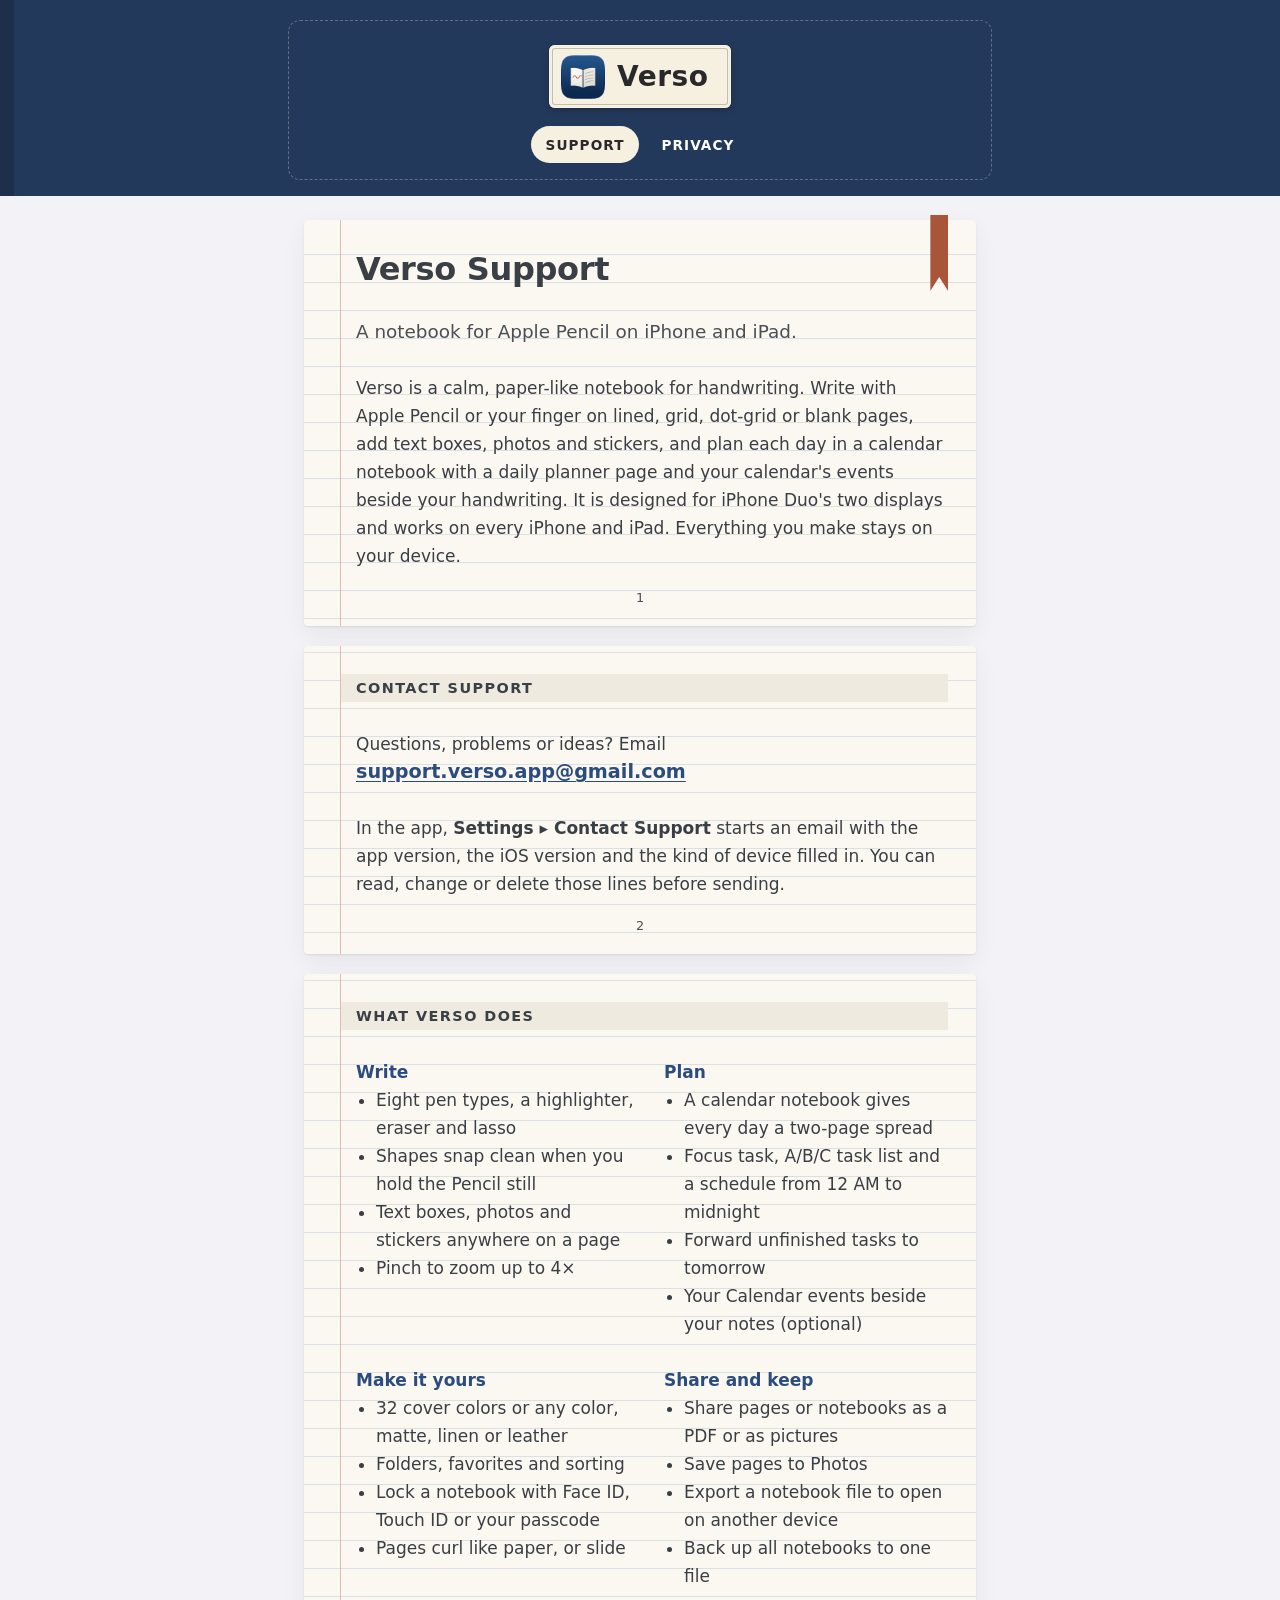
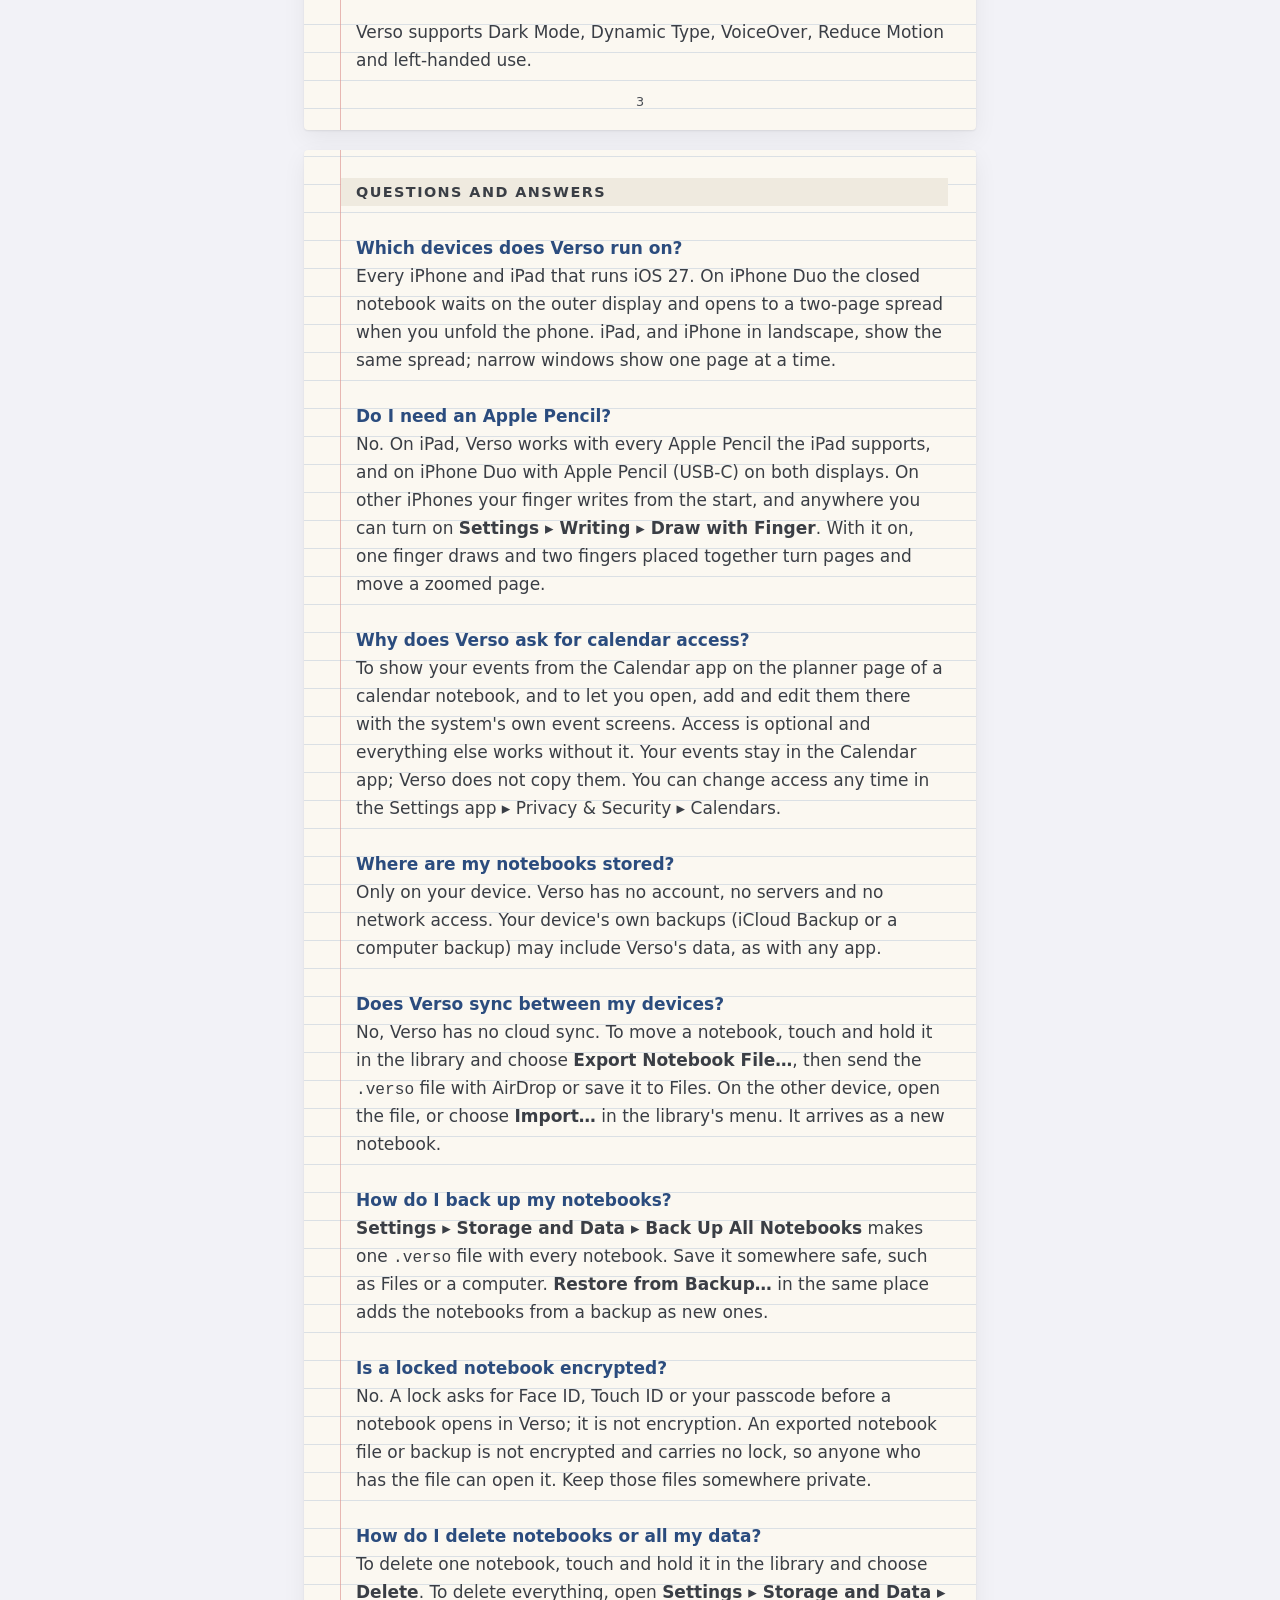
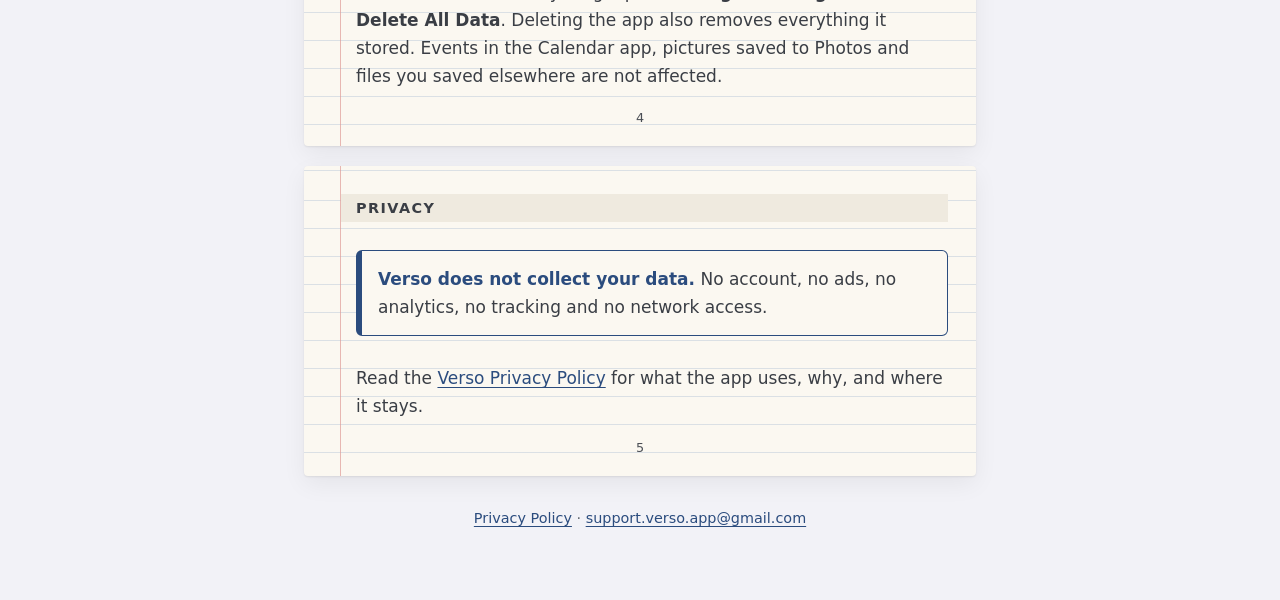
<file: index.html>
<!doctype html>
<html lang="en">
<head>
<meta charset="utf-8">
<meta name="viewport" content="width=device-width, initial-scale=1">
<meta name="color-scheme" content="light dark">
<meta name="referrer" content="no-referrer">
<meta name="description" content="Help and contact for Verso, a notebook for Apple Pencil on iPhone and iPad.">
<title>Verso Support</title>
<link rel="stylesheet" href="style.css">
<link rel="icon" href="icon.png">
</head>
<body>
<a class="skip" href="#content">Skip to content</a>
<header class="cover">
  <div class="cover-frame">
    <a class="plate" href="index.html"><img src="icon.png" alt="" width="44" height="44"><span>Verso</span></a>
    <nav aria-label="Verso pages">
      <ul>
        <li><a href="index.html" aria-current="page">Support</a></li>
        <li><a href="privacy.html">Privacy</a></li>
      </ul>
    </nav>
  </div>
</header>
<main id="content">

<article class="sheet" aria-labelledby="title">
<span class="ribbon" aria-hidden="true"></span>
<h1 id="title">Verso Support</h1>
<p class="lead">A notebook for Apple Pencil on iPhone and iPad.</p>
<p>Verso is a calm, paper-like notebook for handwriting. Write with Apple Pencil or your finger on
lined, grid, dot-grid or blank pages, add text boxes, photos and stickers, and plan each day in a
calendar notebook with a daily planner page and your calendar's events beside your handwriting.
It is designed for iPhone Duo's two displays and works on every iPhone and iPad. Everything you
make stays on your device.</p>
</article>

<section class="sheet" aria-labelledby="contact">
<h2 id="contact">Contact support</h2>
<p>Questions, problems or ideas? Email<br>
<a class="contact-address" href="mailto:support.verso.app@gmail.com?subject=Verso%20Support">support.verso.app@gmail.com</a></p>
<p>In the app, <strong>Settings ▸ Contact Support</strong> starts an email with the app version,
the iOS version and the kind of device filled in. You can read, change or delete those lines
before sending.</p>
</section>

<section class="sheet" aria-labelledby="features">
<h2 id="features">What Verso does</h2>
<div class="features">
<div>
<h3>Write</h3>
<ul>
  <li>Eight pen types, a highlighter, eraser and lasso</li>
  <li>Shapes snap clean when you hold the Pencil still</li>
  <li>Text boxes, photos and stickers anywhere on a page</li>
  <li>Pinch to zoom up to 4×</li>
</ul>
</div>
<div>
<h3>Plan</h3>
<ul>
  <li>A calendar notebook gives every day a two-page spread</li>
  <li>Focus task, A/B/C task list and a schedule from 12 AM to midnight</li>
  <li>Forward unfinished tasks to tomorrow</li>
  <li>Your Calendar events beside your notes (optional)</li>
</ul>
</div>
<div>
<h3>Make it yours</h3>
<ul>
  <li>32 cover colors or any color, matte, linen or leather</li>
  <li>Folders, favorites and sorting</li>
  <li>Lock a notebook with Face ID, Touch ID or your passcode</li>
  <li>Pages curl like paper, or slide</li>
</ul>
</div>
<div>
<h3>Share and keep</h3>
<ul>
  <li>Share pages or notebooks as a PDF or as pictures</li>
  <li>Save pages to Photos</li>
  <li>Export a notebook file to open on another device</li>
  <li>Back up all notebooks to one file</li>
</ul>
</div>
</div>
<p>Verso supports Dark Mode, Dynamic Type, VoiceOver, Reduce Motion and left-handed use.</p>
</section>

<section class="sheet" aria-labelledby="questions">
<h2 id="questions">Questions and answers</h2>

<h3>Which devices does Verso run on?</h3>
<p>Every iPhone and iPad that runs iOS 27. On iPhone Duo the closed notebook waits on the outer
display and opens to a two-page spread when you unfold the phone. iPad, and iPhone in landscape,
show the same spread; narrow windows show one page at a time.</p>

<h3>Do I need an Apple Pencil?</h3>
<p>No. On iPad, Verso works with every Apple Pencil the iPad supports, and on iPhone Duo with
Apple Pencil (USB-C) on both displays. On other iPhones your finger writes from the start, and
anywhere you can turn on <strong>Settings ▸ Writing ▸ Draw with Finger</strong>. With it on, one
finger draws and two fingers placed together turn pages and move a zoomed page.</p>

<h3>Why does Verso ask for calendar access?</h3>
<p>To show your events from the Calendar app on the planner page of a calendar notebook, and to
let you open, add and edit them there with the system's own event screens. Access is optional and
everything else works without it. Your events stay in the Calendar app; Verso does not copy them.
You can change access any time in the Settings app ▸ Privacy &amp; Security ▸ Calendars.</p>

<h3>Where are my notebooks stored?</h3>
<p>Only on your device. Verso has no account, no servers and no network access. Your device's own
backups (iCloud Backup or a computer backup) may include Verso's data, as with any app.</p>

<h3>Does Verso sync between my devices?</h3>
<p>No, Verso has no cloud sync. To move a notebook, touch and hold it in the library and choose
<strong>Export Notebook File…</strong>, then send the <code>.verso</code> file with AirDrop or save
it to Files. On the other device, open the file, or choose <strong>Import…</strong> in the
library's menu. It arrives as a new notebook.</p>

<h3>How do I back up my notebooks?</h3>
<p><strong>Settings ▸ Storage and Data ▸ Back Up All Notebooks</strong> makes one
<code>.verso</code> file with every notebook. Save it somewhere safe, such as Files or a computer.
<strong>Restore from Backup…</strong> in the same place adds the notebooks from a backup as new
ones.</p>

<h3>Is a locked notebook encrypted?</h3>
<p>No. A lock asks for Face ID, Touch ID or your passcode before a notebook opens in Verso; it is
not encryption. An exported notebook file or backup is not encrypted and carries no lock, so
anyone who has the file can open it. Keep those files somewhere private.</p>

<h3>How do I delete notebooks or all my data?</h3>
<p>To delete one notebook, touch and hold it in the library and choose <strong>Delete</strong>. To
delete everything, open <strong>Settings ▸ Storage and Data ▸ Delete All Data</strong>. Deleting
the app also removes everything it stored. Events in the Calendar app, pictures saved to Photos
and files you saved elsewhere are not affected.</p>
</section>

<section class="sheet" aria-labelledby="privacy">
<h2 id="privacy">Privacy</h2>
<aside class="summary" aria-label="Summary">
  <p><strong>Verso does not collect your data.</strong> No account, no ads, no analytics, no
  tracking and no network access.</p>
</aside>
<p>Read the <a href="privacy.html">Verso Privacy Policy</a> for what the app uses, why, and where
it stays.</p>
</section>

</main>
<footer class="colophon">
  <p><a href="privacy.html">Privacy Policy</a> · <a href="mailto:support.verso.app@gmail.com">support.verso.app@gmail.com</a></p>
</footer>
</body>
</html>
</file>
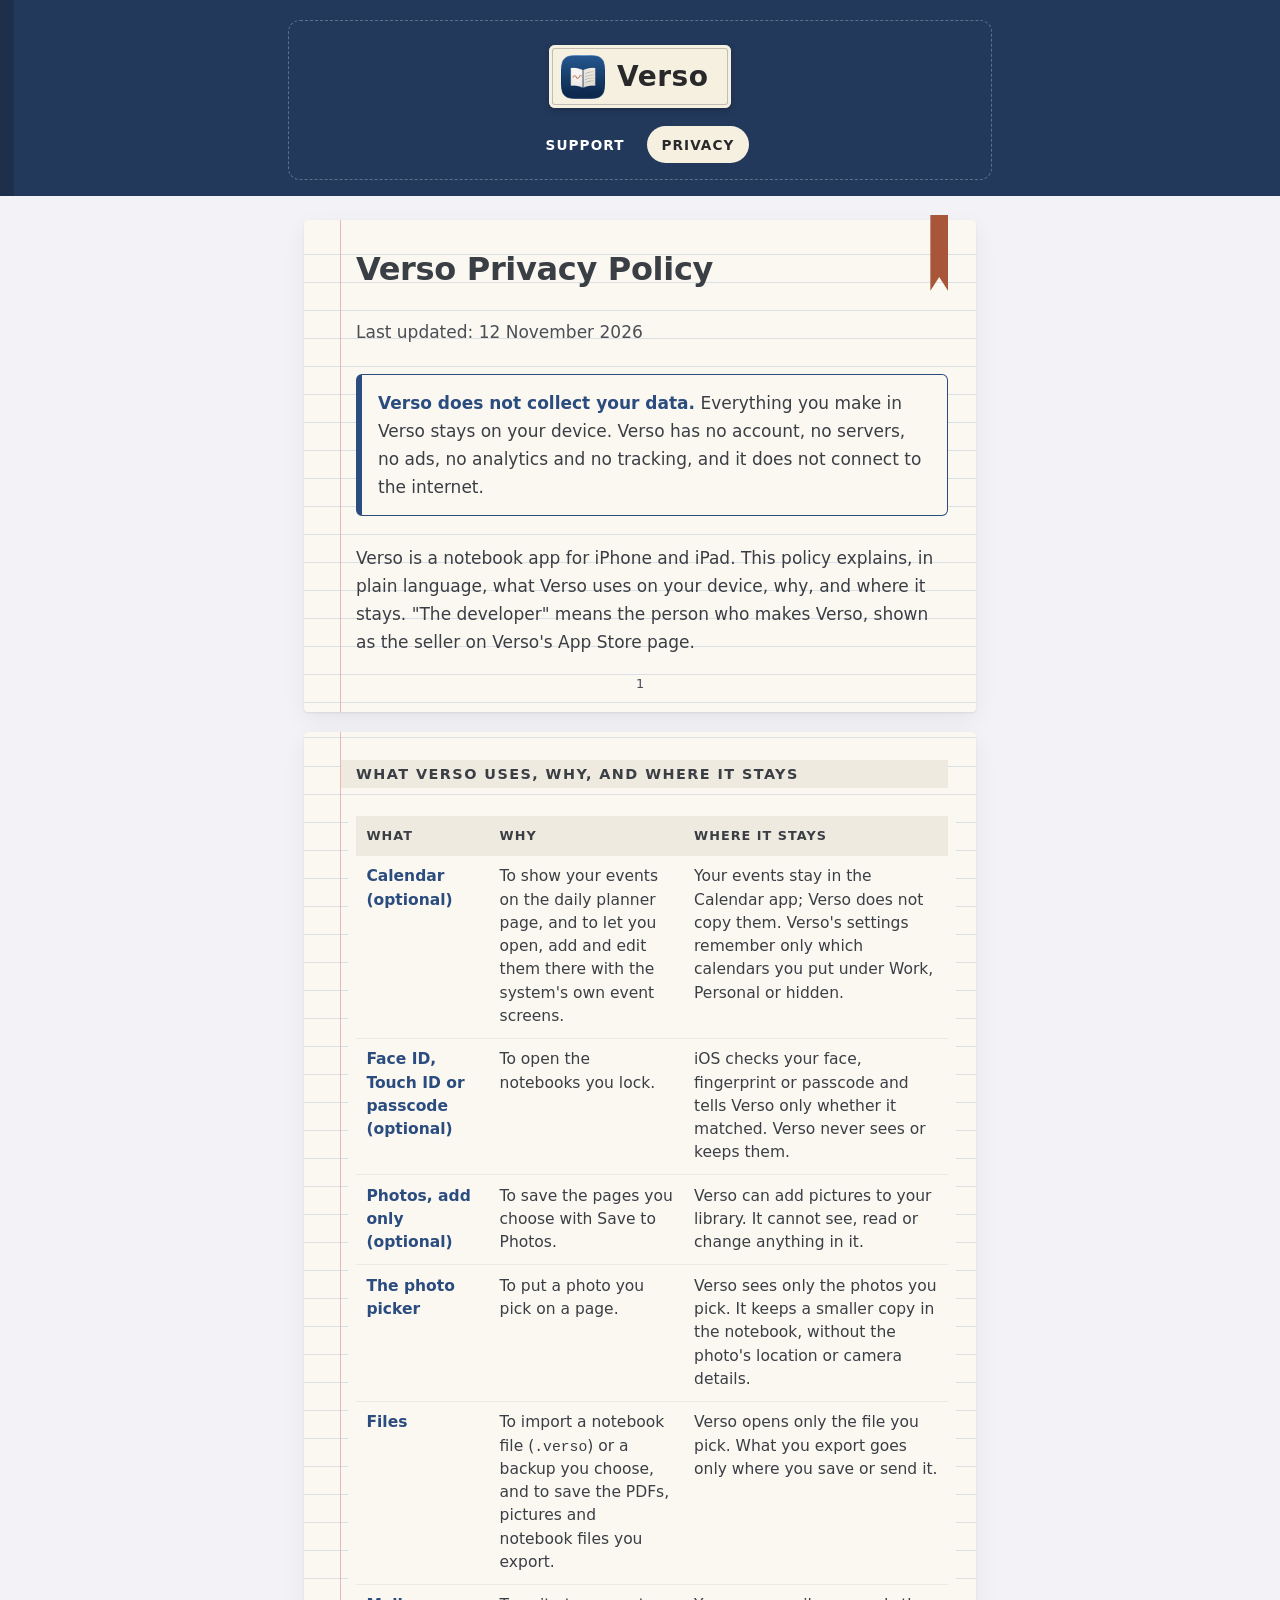
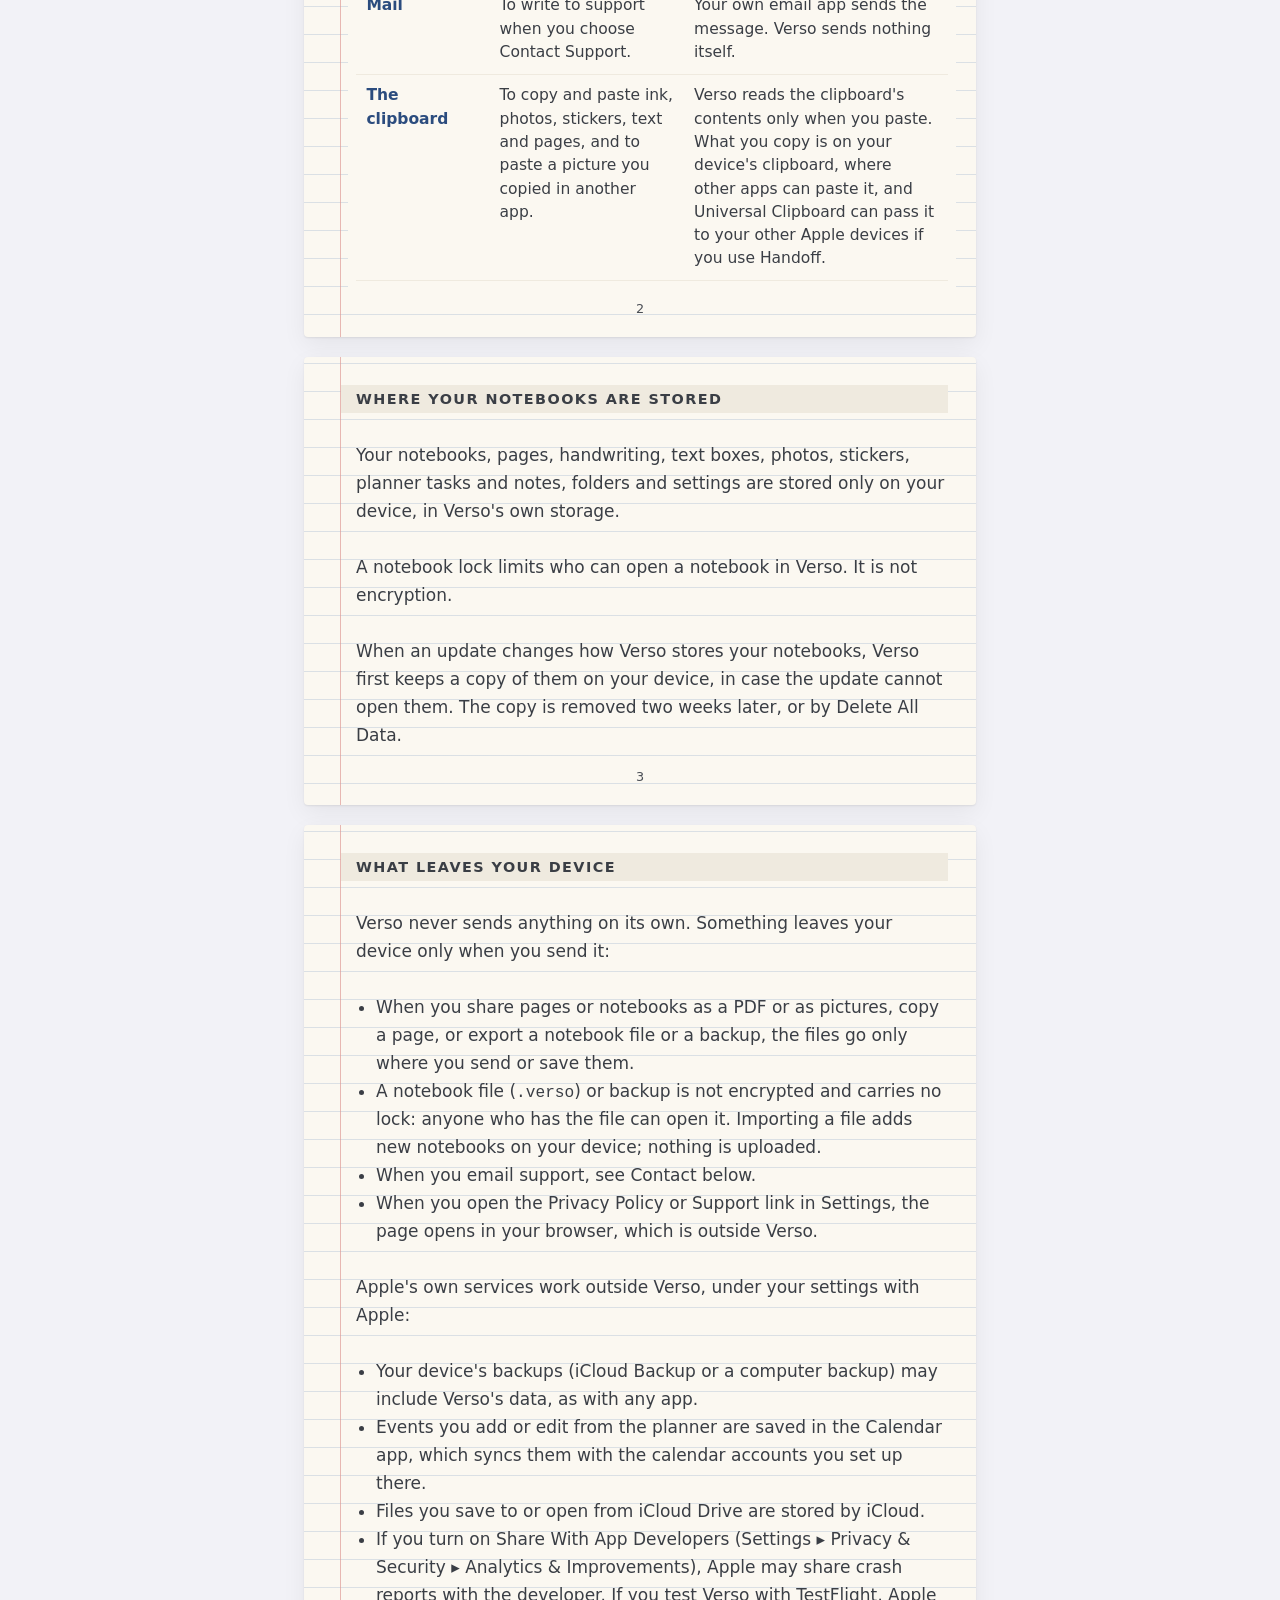
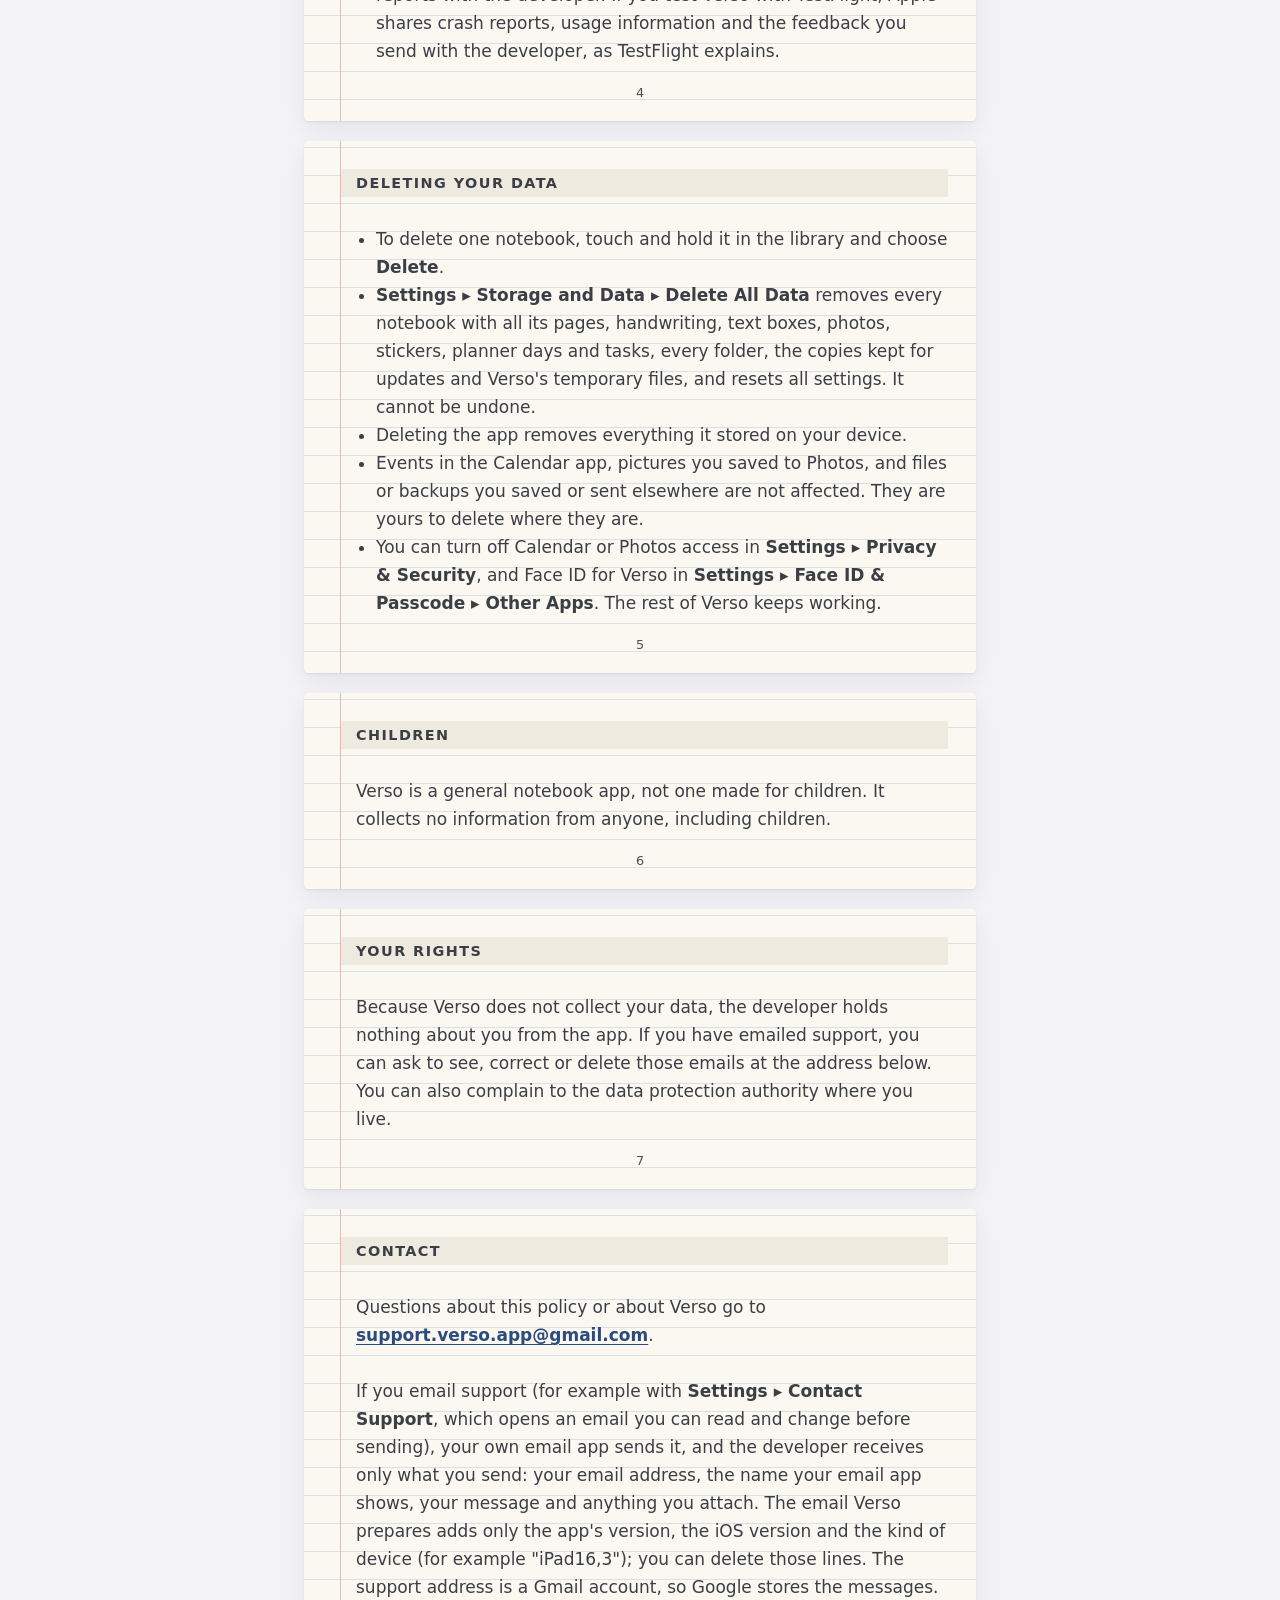
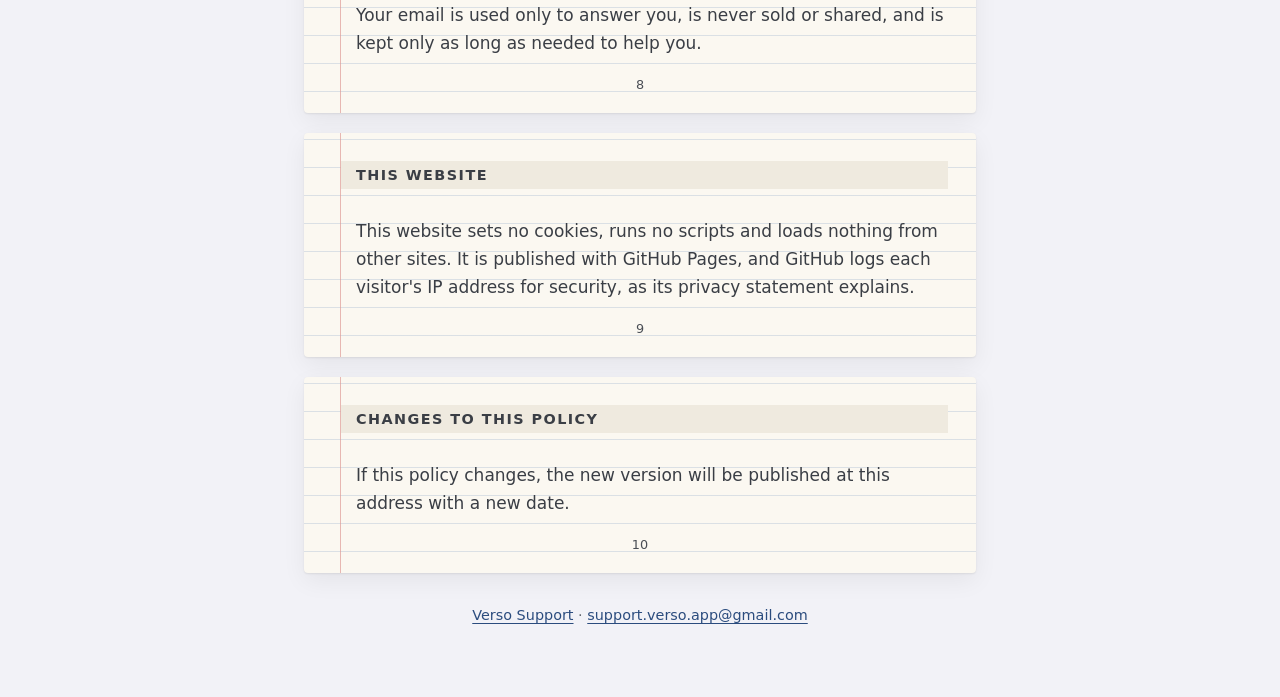
<file: privacy.html>
<!doctype html>
<html lang="en">
<head>
<meta charset="utf-8">
<meta name="viewport" content="width=device-width, initial-scale=1">
<meta name="color-scheme" content="light dark">
<meta name="referrer" content="no-referrer">
<meta name="description" content="Verso does not collect your data. What the app uses, why, and where it stays.">
<title>Verso Privacy Policy</title>
<link rel="stylesheet" href="style.css">
<link rel="icon" href="icon.png">
</head>
<body>
<a class="skip" href="#content">Skip to content</a>
<header class="cover">
  <div class="cover-frame">
    <a class="plate" href="index.html"><img src="icon.png" alt="" width="44" height="44"><span>Verso</span></a>
    <nav aria-label="Verso pages">
      <ul>
        <li><a href="index.html">Support</a></li>
        <li><a href="privacy.html" aria-current="page">Privacy</a></li>
      </ul>
    </nav>
  </div>
</header>
<main id="content">
<!-- Generated from docs/PRIVACY_POLICY.md by scripts/make-privacy-page.py. Do not edit by hand. -->
<article class="sheet" aria-labelledby="title">
<span class="ribbon" aria-hidden="true"></span>
<h1 id="title">Verso Privacy Policy</h1>
<p class="updated">Last updated: <time datetime="2026-11-12">12 November 2026</time></p>
<aside class="summary" aria-label="Summary">
  <p><strong>Verso does not collect your data.</strong> Everything you make in Verso stays on your device. Verso has no account, no servers, no ads, no analytics and no tracking, and it does not connect to the internet.</p>
</aside>
<p>Verso is a notebook app for iPhone and iPad. This policy explains, in plain language, what Verso uses on your device, why, and where it stays. "The developer" means the person who makes Verso, shown as the seller on Verso's App Store page.</p>
</article>

<section class="sheet" aria-labelledby="what-verso-uses-why-and-where-it-stays">
<h2 id="what-verso-uses-why-and-where-it-stays">What Verso uses, why, and where it stays</h2>
<div class="table">
<table>
  <thead>
    <tr>
      <th scope="col">What</th>
      <th scope="col">Why</th>
      <th scope="col">Where it stays</th>
    </tr>
  </thead>
  <tbody>
    <tr>
      <th scope="row">Calendar (optional)</th>
      <td data-label="Why">To show your events on the daily planner page, and to let you open, add and edit them there with the system's own event screens.</td>
      <td data-label="Where it stays">Your events stay in the Calendar app; Verso does not copy them. Verso's settings remember only which calendars you put under Work, Personal or hidden.</td>
    </tr>
    <tr>
      <th scope="row">Face ID, Touch ID or passcode (optional)</th>
      <td data-label="Why">To open the notebooks you lock.</td>
      <td data-label="Where it stays">iOS checks your face, fingerprint or passcode and tells Verso only whether it matched. Verso never sees or keeps them.</td>
    </tr>
    <tr>
      <th scope="row">Photos, add only (optional)</th>
      <td data-label="Why">To save the pages you choose with Save to Photos.</td>
      <td data-label="Where it stays">Verso can add pictures to your library. It cannot see, read or change anything in it.</td>
    </tr>
    <tr>
      <th scope="row">The photo picker</th>
      <td data-label="Why">To put a photo you pick on a page.</td>
      <td data-label="Where it stays">Verso sees only the photos you pick. It keeps a smaller copy in the notebook, without the photo's location or camera details.</td>
    </tr>
    <tr>
      <th scope="row">Files</th>
      <td data-label="Why">To import a notebook file (<code>.verso</code>) or a backup you choose, and to save the PDFs, pictures and notebook files you export.</td>
      <td data-label="Where it stays">Verso opens only the file you pick. What you export goes only where you save or send it.</td>
    </tr>
    <tr>
      <th scope="row">Mail</th>
      <td data-label="Why">To write to support when you choose Contact Support.</td>
      <td data-label="Where it stays">Your own email app sends the message. Verso sends nothing itself.</td>
    </tr>
    <tr>
      <th scope="row">The clipboard</th>
      <td data-label="Why">To copy and paste ink, photos, stickers, text and pages, and to paste a picture you copied in another app.</td>
      <td data-label="Where it stays">Verso reads the clipboard's contents only when you paste. What you copy is on your device's clipboard, where other apps can paste it, and Universal Clipboard can pass it to your other Apple devices if you use Handoff.</td>
    </tr>
  </tbody>
</table>
</div>
</section>

<section class="sheet" aria-labelledby="where-your-notebooks-are-stored">
<h2 id="where-your-notebooks-are-stored">Where your notebooks are stored</h2>
<p>Your notebooks, pages, handwriting, text boxes, photos, stickers, planner tasks and notes, folders and settings are stored only on your device, in Verso's own storage.</p>
<p>A notebook lock limits who can open a notebook in Verso. It is not encryption.</p>
<p>When an update changes how Verso stores your notebooks, Verso first keeps a copy of them on your device, in case the update cannot open them. The copy is removed two weeks later, or by Delete All Data.</p>
</section>

<section class="sheet" aria-labelledby="what-leaves-your-device">
<h2 id="what-leaves-your-device">What leaves your device</h2>
<p>Verso never sends anything on its own. Something leaves your device only when you send it:</p>
<ul>
  <li>When you share pages or notebooks as a PDF or as pictures, copy a page, or export a notebook file or a backup, the files go only where you send or save them.</li>
  <li>A notebook file (<code>.verso</code>) or backup is not encrypted and carries no lock: anyone who has the file can open it. Importing a file adds new notebooks on your device; nothing is uploaded.</li>
  <li>When you email support, see Contact below.</li>
  <li>When you open the Privacy Policy or Support link in Settings, the page opens in your browser, which is outside Verso.</li>
</ul>
<p>Apple's own services work outside Verso, under your settings with Apple:</p>
<ul>
  <li>Your device's backups (iCloud Backup or a computer backup) may include Verso's data, as with any app.</li>
  <li>Events you add or edit from the planner are saved in the Calendar app, which syncs them with the calendar accounts you set up there.</li>
  <li>Files you save to or open from iCloud Drive are stored by iCloud.</li>
  <li>If you turn on Share With App Developers (Settings ▸ Privacy &amp; Security ▸ Analytics &amp; Improvements), Apple may share crash reports with the developer. If you test Verso with TestFlight, Apple shares crash reports, usage information and the feedback you send with the developer, as TestFlight explains.</li>
</ul>
</section>

<section class="sheet" aria-labelledby="deleting-your-data">
<h2 id="deleting-your-data">Deleting your data</h2>
<ul>
  <li>To delete one notebook, touch and hold it in the library and choose <strong>Delete</strong>.</li>
  <li><strong>Settings ▸ Storage and Data ▸ Delete All Data</strong> removes every notebook with all its pages, handwriting, text boxes, photos, stickers, planner days and tasks, every folder, the copies kept for updates and Verso's temporary files, and resets all settings. It cannot be undone.</li>
  <li>Deleting the app removes everything it stored on your device.</li>
  <li>Events in the Calendar app, pictures you saved to Photos, and files or backups you saved or sent elsewhere are not affected. They are yours to delete where they are.</li>
  <li>You can turn off Calendar or Photos access in <strong>Settings ▸ Privacy &amp; Security</strong>, and Face ID for Verso in <strong>Settings ▸ Face ID &amp; Passcode ▸ Other Apps</strong>. The rest of Verso keeps working.</li>
</ul>
</section>

<section class="sheet" aria-labelledby="children">
<h2 id="children">Children</h2>
<p>Verso is a general notebook app, not one made for children. It collects no information from anyone, including children.</p>
</section>

<section class="sheet" aria-labelledby="your-rights">
<h2 id="your-rights">Your rights</h2>
<p>Because Verso does not collect your data, the developer holds nothing about you from the app. If you have emailed support, you can ask to see, correct or delete those emails at the address below. You can also complain to the data protection authority where you live.</p>
</section>

<section class="sheet" aria-labelledby="contact">
<h2 id="contact">Contact</h2>
<p>Questions about this policy or about Verso go to <strong><a href="mailto:support.verso.app@gmail.com">support.verso.app@gmail.com</a></strong>.</p>
<p>If you email support (for example with <strong>Settings ▸ Contact Support</strong>, which opens an email you can read and change before sending), your own email app sends it, and the developer receives only what you send: your email address, the name your email app shows, your message and anything you attach. The email Verso prepares adds only the app's version, the iOS version and the kind of device (for example "iPad16,3"); you can delete those lines. The support address is a Gmail account, so Google stores the messages. Your email is used only to answer you, is never sold or shared, and is kept only as long as needed to help you.</p>
</section>

<section class="sheet" aria-labelledby="this-website">
<h2 id="this-website">This website</h2>
<p>This website sets no cookies, runs no scripts and loads nothing from other sites. It is published with GitHub Pages, and GitHub logs each visitor's IP address for security, as its privacy statement explains.</p>
</section>

<section class="sheet" aria-labelledby="changes-to-this-policy">
<h2 id="changes-to-this-policy">Changes to this policy</h2>
<p>If this policy changes, the new version will be published at this address with a new date.</p>
</section>
</main>
<footer class="colophon">
  <p><a href="index.html">Verso Support</a> · <a href="mailto:support.verso.app@gmail.com">support.verso.app@gmail.com</a></p>
</footer>
</body>
</html>
</file>
<file: style.css>
/* Verso support and privacy pages. Colors are the app's tokens (VersoCore Palette): the navy
   cover (CoverColor.navy), the cover's paper label (CoverPalette), the page paper and its ruling
   (PaperPalette day/night), the interface canvas and secondary text (InterfacePalette; the secondary text is its increased-contrast step, so it stays AA over a ruled line) and the
   terracotta ribbon (CoverColor.terracotta). As in the app, paper stays light in Dark Mode and
   only dims to the night paper. Logical properties only, so a right-to-left page can reuse it. */

:root {
  color-scheme: light dark;
  --desk: #f2f2f7;
  --desk-text: #3a3e45;
  --desk-muted: #636870;
  --desk-link: #2b4c7e;
  --cover: #23395b;
  --cover-text: #ffffff;
  --stitch: rgb(255 255 255 / 0.28);
  --plate: #f5f0e0;
  --plate-ink: #29292b;
  --paper: #fbf8f1;
  --rule: rgb(169 187 209 / 0.4);
  --margin-rule: rgb(222 156 151 / 0.7);
  --ink: #3a3e45;
  --ink-soft: #4a4e55;
  --accent: #2b4c7e;
  --fill: #efeadf;
  --ribbon: #a8553a;
  --shadow: 0 1px 2px rgb(0 0 0 / 0.08), 0 8px 24px rgb(0 0 0 / 0.06);
  --line: 1.75rem;
  --sheet-pad: 3.25rem;
  --margin-at: 2.25rem;
}

@media (prefers-color-scheme: dark) {
  :root {
    --desk: #121317;
    --desk-text: #e7e8eb;
    --desk-muted: #a6a9b0;
    --desk-link: #93b8ec;
    --cover: #2f4c7a;
    --stitch: rgb(255 255 255 / 0.24);
    --plate: #e4ded0;
    --paper: #e4ddce;
    --rule: rgb(149 166 187 / 0.45);
    --margin-rule: rgb(201 137 132 / 0.7);
    --ink: #33363c;
    --ink-soft: #4a4e55;
    --accent: #264470;
    --fill: #d8d0bf;
    --shadow: 0 1px 2px rgb(0 0 0 / 0.4), 0 10px 30px rgb(0 0 0 / 0.35);
  }
}

*, *::before, *::after { box-sizing: border-box; }

html { -webkit-text-size-adjust: 100%; text-size-adjust: 100%; }

body {
  margin: 0;
  background: var(--desk);
  color: var(--desk-text);
  font: 1.0625rem/var(--line) -apple-system, BlinkMacSystemFont, system-ui, "Segoe UI", sans-serif;
}

a { color: var(--accent); text-underline-offset: 0.18em; }
a:hover { text-decoration-thickness: 2px; }
:focus-visible { outline: 3px solid var(--accent); outline-offset: 3px; border-radius: 3px; }

.skip {
  position: absolute;
  inset-inline-start: 1rem;
  inset-block-start: -10rem;
  z-index: 10;
  padding: 0.5rem 1rem;
  background: var(--plate);
  color: var(--plate-ink);
  font-weight: 600;
  border-radius: 8px;
}
.skip:focus { inset-block-start: 1rem; }

/* The cover: navy cloth with a darker spine and a stitched border, the paper label holding the
   name. */
.cover {
  position: relative;
  background: var(--cover);
  color: var(--cover-text);
  padding: 1.25rem 1rem 1rem;
  overflow: hidden;
}
.cover::before {
  content: "";
  position: absolute;
  inset-block: 0;
  inset-inline-start: 0;
  inline-size: 0.9rem;
  background: rgb(0 0 0 / 0.18);
}
.cover-frame {
  max-inline-size: 44rem;
  margin-inline: auto;
  padding: 1.5rem 1rem 1rem;
  border: 1.5px dashed var(--stitch);
  border-radius: 12px;
  text-align: center;
}
.plate {
  display: inline-flex;
  align-items: center;
  gap: 0.75rem;
  padding-block: 0.6rem;
  padding-inline: 0.75rem 1.4rem;
  background: var(--plate);
  color: var(--plate-ink);
  border-radius: 6px;
  box-shadow: inset 0 0 0 3px var(--plate), inset 0 0 0 4px rgb(41 41 43 / 0.25), 0 2px 6px rgb(0 0 0 / 0.25);
  font-size: 1.75rem;
  font-weight: 700;
  letter-spacing: 0.02em;
  text-decoration: none;
}
.plate img { border-radius: 10px; }
.plate:focus-visible, .cover nav a:focus-visible { outline-color: var(--plate); }
.cover nav ul {
  display: flex;
  justify-content: center;
  gap: 0.5rem;
  margin: 1.1rem 0 0;
  padding: 0;
  list-style: none;
}
.cover nav a {
  display: block;
  padding: 0.3rem 0.9rem;
  color: var(--cover-text);
  font-size: 0.85rem;
  font-weight: 700;
  letter-spacing: 0.08em;
  text-transform: uppercase;
  text-decoration: none;
  border-radius: 999px;
}
.cover nav a:hover { background: rgb(255 255 255 / 0.12); }
.cover nav a[aria-current="page"] { background: var(--plate); color: var(--plate-ink); }

/* Paper sheets: ruled lines, the red margin rule, a page number. */
main {
  max-inline-size: 44rem;
  margin-inline: auto;
  padding: 1.5rem 1rem 0;
  counter-reset: sheet;
}
.sheet {
  position: relative;
  counter-increment: sheet;
  margin-block-end: 1.25rem;
  padding-block: var(--line) calc(var(--line) * 2);
  padding-inline: var(--sheet-pad) 1.75rem;
  background-color: var(--paper);
  background-image: repeating-linear-gradient(to bottom, transparent 0 calc(var(--line) - 1px), var(--rule) calc(var(--line) - 1px) var(--line));
  background-position: 0 calc(var(--line) * 0.25);
  color: var(--ink);
  border-radius: 4px;
  box-shadow: var(--shadow);
}
.sheet::before {
  content: "";
  position: absolute;
  inset-block: 0;
  inset-inline-start: var(--margin-at);
  inline-size: 1px;
  background: var(--margin-rule);
}
.sheet::after {
  content: counter(sheet);
  position: absolute;
  inset-block-end: calc(var(--line) * 0.5);
  inset-inline: 0;
  text-align: center;
  font-size: 0.8rem;
  color: var(--ink-soft);
  font-variant-numeric: tabular-nums;
}
.ribbon {
  position: absolute;
  inset-block-start: -0.35rem;
  inset-inline-end: 1.75rem;
  inline-size: 1.1rem;
  block-size: 4.75rem;
  background: var(--ribbon);
  clip-path: polygon(0 0, 100% 0, 100% 100%, 50% 82%, 0 100%);
  box-shadow: 0 1px 2px rgb(0 0 0 / 0.2);
}

h1, h2, h3, p, ul, ol, dl { margin-block: 0 var(--line); }
h1 {
  font-size: 2rem;
  line-height: calc(var(--line) * 1.5);
  font-weight: 700;
  letter-spacing: -0.01em;
  padding-inline-end: 2rem;
}
/* Section headings in the planner page's style: the shaded header band, uppercase and tracked. */
h2 {
  margin-inline-start: calc(var(--sheet-pad) * -1 + var(--margin-at) + 1px);
  padding-inline: calc(var(--sheet-pad) - var(--margin-at) - 1px) 0.75rem;
  background: var(--fill);
  font-size: 0.9rem;
  font-weight: 700;
  letter-spacing: 0.1em;
  text-transform: uppercase;
}
h3 { font-size: 1.0625rem; color: var(--accent); margin-block-end: 0; }
p, li { overflow-wrap: anywhere; }
ul { padding-inline-start: 1.25rem; }
li { margin-block: 0; }
code { font: 0.95em ui-monospace, SFMono-Regular, Menlo, monospace; }
.sheet > :last-child { margin-block-end: 0; }

.lead { font-size: 1.15rem; color: var(--ink-soft); }
.updated { color: var(--ink-soft); }

/* The planner's "focus" box: the one thing to know first. */
.summary {
  margin-block: 0 var(--line);
  padding-block: calc(var(--line) * 0.5);
  padding-inline: 1rem;
  background: var(--paper);
  border: 1.5px solid var(--accent);
  border-inline-start-width: 6px;
  border-radius: 6px;
}
.summary p { margin: 0; }
.summary strong { color: var(--accent); }

.contact-address {
  display: inline-block;
  font-size: 1.2rem;
  font-weight: 700;
  overflow-wrap: anywhere;
}

/* Feature groups: two columns on wide screens. */
.features {
  display: grid;
  grid-template-columns: repeat(auto-fit, minmax(15rem, 1fr));
  column-gap: 1.5rem;
}
.features ul { margin-block-end: var(--line); }

/* Tables sit on plain paper so the ruling never runs through their text. */
.table { margin-block-end: var(--line); background: var(--paper); box-shadow: 0 0 0 0.5rem var(--paper); }
table {
  inline-size: 100%;
  border-collapse: collapse;
  background: var(--paper);
  font-size: 0.97rem;
  line-height: 1.5;
}
th, td {
  padding: 0.6rem 0.65rem;
  text-align: start;
  vertical-align: top;
  border-block-end: 1px solid var(--fill);
}
thead th {
  background: var(--fill);
  font-size: 0.8rem;
  letter-spacing: 0.08em;
  text-transform: uppercase;
}
tbody th { color: var(--accent); }

.colophon {
  max-inline-size: 44rem;
  margin-inline: auto;
  padding: 0.5rem 1rem 2.5rem;
  color: var(--desk-muted);
  font-size: 0.9rem;
  text-align: center;
}
.colophon a { color: var(--desk-link); }
.colophon :focus-visible { outline-color: var(--desk-link); }

@media (max-width: 40rem) {
  :root { --sheet-pad: 2.25rem; --margin-at: 1.4rem; }
  body { font-size: 1rem; }
  h1 { font-size: 1.6rem; }
  .sheet { padding-inline-end: 1.1rem; }
  .ribbon { inset-inline-end: 1rem; }
  .plate { font-size: 1.5rem; }
  /* The table becomes one block per row, each cell under its column's label. */
  table, thead, tbody, tr, th, td { display: block; }
  thead { position: absolute; inline-size: 1px; block-size: 1px; overflow: hidden; clip-path: inset(50%); }
  tr { border-block-end: 2px solid var(--fill); padding-block: 0.4rem; }
  th, td { border: 0; padding-block: 0.25rem; padding-inline: 0; }
  td::before {
    content: attr(data-label);
    display: block;
    font-size: 0.75rem;
    font-weight: 700;
    letter-spacing: 0.08em;
    text-transform: uppercase;
    color: var(--ink-soft);
  }
}

@media (prefers-reduced-motion: no-preference) {
  .cover nav a { transition: background-color 0.15s ease; }
}
</file>
